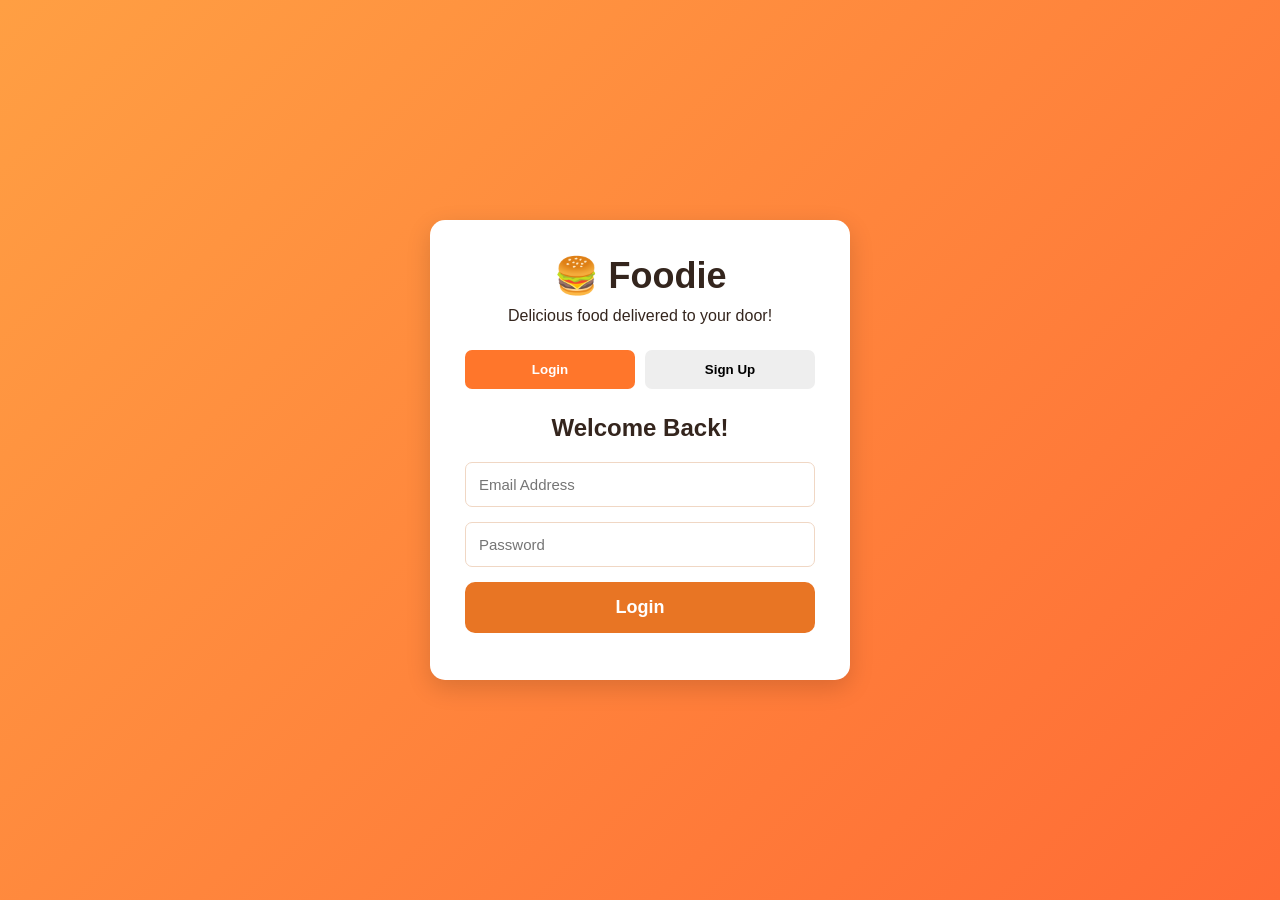
<file: index.html>
<!DOCTYPE html>
<html lang="en">
<head>
    <meta charset="UTF-8">
    <meta name="viewport" content="width=device-width, initial-scale=1.0">
    <title>Foodie - Login</title>
    <link rel="stylesheet" href="style.css">
</head>
<body>

    <div class="auth-container">
        <div class="auth-box">
            <h1>🍔 Foodie</h1>
            <p class="subtitle">Delicious food delivered to your door!</p>

            <div class="auth-tabs">
                <button id="loginTab" class="active" onclick="showLogin()">Login</button>
                <button id="signupTab" onclick="showSignup()">Sign Up</button>
            </div>

            <form id="loginForm">
                <h2>Welcome Back!</h2>

                <input type="email" id="loginEmail"
                    placeholder="Email Address" required>

                <input type="password" id="loginPassword"
                    placeholder="Password" required>

                <button type="submit" class="main-btn">Login</button>
                <p id="loginMessage" class="message"></p>
            </form>

            <form id="signupForm" style="display:none;">
                <h2>Create Account</h2>

                <input type="text" id="signupName"
                    placeholder="Full Name" required>

                <input type="email" id="signupEmail"
                    placeholder="Email Address" required>

                <input type="password" id="signupPassword"
                    placeholder="Password" required>

                <textarea id="signupAddress"
                    placeholder="Delivery Address" required></textarea>

                <button type="submit" class="main-btn">Create Account</button>
                <p id="signupMessage" class="message"></p>
            </form>
        </div>
    </div>

    <script src="app.js"></script>
</body>
</html>
</file>
<file: style.css>
* {
    margin: 0;
    padding: 0;
    box-sizing: border-box;
    font-family: Arial, sans-serif;
}

body {
    background: #fff8f0;
    color: #333;
}

/* Login and Signup */

.auth-container {
    min-height: 100vh;
    display: flex;
    justify-content: center;
    align-items: center;
    padding: 20px;
    background: linear-gradient(135deg, #ff9f43, #ff6b35);
}

.auth-box {
    background: white;
    width: 100%;
    max-width: 420px;
    padding: 35px;
    border-radius: 15px;
    box-shadow: 0 8px 25px rgba(0,0,0,0.15);
    text-align: center;
}

.auth-box h1 {
    color: #f36b21;
    font-size: 36px;
    margin-bottom: 10px;
}

.subtitle {
    color: #777;
    margin-bottom: 25px;
}

.auth-tabs {
    display: flex;
    margin-bottom: 25px;
    gap: 10px;
}

.auth-tabs button {
    flex: 1;
    padding: 12px;
    border: none;
    background: #eee;
    border-radius: 7px;
    cursor: pointer;
    font-weight: bold;
}

.auth-tabs button.active {
    background: #ff762b;
    color: white;
}

.auth-box h2 {
    margin-bottom: 20px;
}

input, textarea {
    width: 100%;
    padding: 13px;
    margin-bottom: 15px;
    border: 1px solid #ddd;
    border-radius: 7px;
    font-size: 15px;
}

textarea {
    resize: vertical;
    min-height: 75px;
}

input:focus, textarea:focus {
    outline: 2px solid #ff9f43;
    border-color: transparent;
}

/* Buttons */

button {
    cursor: pointer;
    transition: 0.3s;
}

.main-btn {
    background: #ff762b;
    color: white;
    border: none;
    padding: 13px 20px;
    border-radius: 7px;
    font-size: 16px;
    font-weight: bold;
    width: 100%;
}

.main-btn:hover {
    background: #e65c15;
}

.message {
    margin-top: 12px;
    font-weight: bold;
    font-size: 14px;
}

/* Navigation */

.navbar {
    background: #ff762b;
    color: white;
    padding: 18px 6%;
    display: flex;
    justify-content: space-between;
    align-items: center;
    gap: 15px;
}

.navbar h1 {
    font-size: 27px;
}

.navbar span {
    margin-right: 15px;
}

.logout-btn {
    background: white;
    color: #ff762b;
    border: none;
    padding: 10px 18px;
    border-radius: 6px;
    font-weight: bold;
}

/* Main content */

.container {
    width: 90%;
    max-width: 1200px;
    margin: auto;
}

.hero {
    background: #ffe0c2;
    padding: 40px 20px;
    margin: 30px 0;
    border-radius: 12px;
    text-align: center;
}

.hero h2 {
    color: #d95316;
    margin-bottom: 12px;
    font-size: 28px;
}

.section-title {
    margin: 35px 0 20px;
    color: #e65c15;
}

/* Food Menu */

.food-grid {
    display: grid;
    grid-template-columns: repeat(4, 1fr);
    gap: 22px;
    grid-template-columns: repeat(1, 1fr);

}

.food-card {
    background: white;
    border-radius: 12px;
    overflow: hidden;
    box-shadow: 0 4px 12px rgba(0,0,0,0.08);
    text-align: center;
    padding-bottom: 18px;
}

.food-card img {
    width: 100%;
    height: 165px;
    object-fit: cover;
}

.food-card h3 {
    margin: 14px 5px 8px;
}

.food-card p {
    color: #e65c15;
    font-weight: bold;
    margin-bottom: 12px;
    font-size: 18px;
}

.food-card button {
    background: #ff762b;
    color: white;
    border: none;
    padding: 10px 20px;
    border-radius: 6px;
}

.food-card button:hover {
    background: #d95316;
}

/* Cart */

.cart-section, .orders-section {
    background: white;
    margin-top: 35px;
    padding: 25px;
    border-radius: 12px;
    box-shadow: 0 4px 12px rgba(0,0,0,0.06);
}

.cart-item {
    display: flex;
    justify-content: space-between;
    align-items: center;
    gap: 12px;
    padding: 14px 0;
    border-bottom: 1px solid #eee;
}

.cart-item button {
    background: #dc3545;
    color: white;
    border: none;
    padding: 7px 12px;
    border-radius: 5px;
}

#cartTotal {
    margin: 20px 0;
    color: #e65c15;
}

/* Orders */

.order-card {
    border: 1px solid #eee;
    border-left: 5px solid #ff762b;
    border-radius: 8px;
    padding: 20px;
    margin-bottom: 18px;
    background: #fffdfb;
}

.order-card h3 {
    color: #e65c15;
    margin-bottom: 12px;
}

.order-card p {
    margin: 8px 0;
    line-height: 1.5;
}

.order-actions {
    display: flex;
    gap: 10px;
    margin-top: 15px;
}

.edit-btn, .delete-btn {
    border: none;
    color: white;
    padding: 9px 17px;
    border-radius: 5px;
}

.edit-btn {
    background: #198754;
}

.delete-btn {
    background: #dc3545;
}

.empty-message {
    color: #888;
    padding: 15px 0;
}

footer {
    background: #333;
    color: white;
    text-align: center;
    padding: 20px;
    margin-top: 40px;
}

@media (max-width: 600px) {
    .navbar {
        flex-direction: column;
    }

    .cart-item {
        flex-wrap: wrap;
    }

    .hero h2 {
        font-size: 23px;
    }

    .auth-box {
        padding: 25px;
    }
}


/* MY ORDERS TABLE */

.table-container {
    width: 100%;
    overflow-x: auto;
    margin-top: 20px;
}

.orders-table {
    width: 100%;
    border-collapse: collapse;
    background: white;
    border-radius: 12px;
    overflow: hidden;
}

.orders-table th {
    background: #c45b25;
    color: white;
    padding: 15px;
    text-align: left;
}

.orders-table td {
    padding: 15px;
    border-bottom: 1px solid #eee;
    color: #444;
}

.orders-table tr:hover {
    background: #fff5ed;
}

.edit-btn {
    background: #2785c7;
    color: white;
    border: none;
    padding: 8px 12px;
    border-radius: 6px;
    cursor: pointer;
    margin: 3px;
}

.delete-btn {
    background: #dc3545;
    color: white;
    border: none;
    padding: 8px 12px;
    border-radius: 6px;
    cursor: pointer;
    margin: 3px;
}


/* =================================
   FOOD MENU - 4 COLUMN GRID
================================= */

.food-grid {
    display: grid;
    grid-template-columns: repeat(4, minmax(0, 1fr));
    gap: 25px;
    width: 100%;
    margin: 25px auto;
}

.food-card {
    background: #ffffff;
    border-radius: 15px;
    padding: 15px;
    text-align: center;
    box-shadow: 0 4px 15px rgba(0,0,0,0.10);
    transition: transform 0.3s ease, box-shadow 0.3s ease;
    overflow: hidden;
}

.food-card:hover {
    transform: translateY(-7px);
    box-shadow: 0 8px 22px rgba(0,0,0,0.15);
}

.food-card img {
    width: 100%;
    height: 180px;
    object-fit: cover;
    border-radius: 12px;
}

.food-card h3 {
    color: #63351f;
    margin: 15px 0 8px;
    font-size: 18px;
}

.food-card p {
    color: #d35400;
    font-size: 20px;
    font-weight: bold;
    margin: 10px;
}

.food-card button {
    background: #e87524;
    color: white;
    border: none;
    padding: 11px 20px;
    border-radius: 8px;
    cursor: pointer;
    font-size: 15px;
    font-weight: bold;
    width: 100%;
    transition: background 0.3s;
}

.food-card button:hover {
    background: #b94e0d;
}


/* =================================
   CART DESIGN
================================= */

.cart-section {
    background: #fffaf5;
    border-radius: 18px;
    padding: 30px;
    margin: 35px 0;
    box-shadow: 0 4px 15px rgba(0,0,0,0.07);
}

.cart-item {
    display: flex;
    justify-content: space-between;
    align-items: center;
    gap: 15px;
    padding: 15px;
    margin: 10px 0;
    background: white;
    border-radius: 10px;
}

.cart-item button {
    background: #dc3545;
    color: white;
    border: none;
    padding: 9px 15px;
    border-radius: 7px;
    cursor: pointer;
}

#cartTotal {
    color: #d35400;
    font-size: 23px;
    margin: 20px 0;
}

#deliveryAddress {
    width: 100%;
    min-height: 100px;
    padding: 15px;
    border: 1px solid #ddd;
    border-radius: 10px;
    font-size: 16px;
    box-sizing: border-box;
    resize: vertical;
    margin: 15px 0;
}


/* =================================
   PLACE ORDER BUTTON
================================= */

.main-btn {
    width: 100%;
    background: #e87524;
    color: white;
    border: none;
    padding: 15px;
    border-radius: 10px;
    font-size: 18px;
    font-weight: bold;
    cursor: pointer;
}

.main-btn:hover {
    background: #b94e0d;
}


/* =================================
   MY ORDERS
================================= */

.order-card {
    background: white;
    padding: 22px;
    margin: 18px 0;
    border-radius: 14px;
    box-shadow: 0 4px 12px rgba(0,0,0,0.08);
}

.order-card h3 {
    color: #d35400;
}

.order-actions {
    display: flex;
    gap: 12px;
    margin-top: 15px;
}

.edit-btn {
    background: #2878c7;
    color: white;
    border: none;
    padding: 10px 20px;
    border-radius: 7px;
    cursor: pointer;
}

.delete-btn {
    background: #dc3545;
    color: white;
    border: none;
    padding: 10px 20px;
    border-radius: 7px;
    cursor: pointer;
}


/* =================================
   TABLET RESPONSIVENESS
================================= */

@media (max-width: 900px) {
    .food-grid {
        grid-template-columns: repeat(2, minmax(0, 1fr));
    }
}


/* =================================
   MOBILE RESPONSIVENESS
================================= */

@media (max-width: 550px) {
    .food-grid {
        grid-template-columns: 1fr;
    }

    .food-card img {
        height: 200px;
    }

    .cart-section {
        padding: 18px;
    }

    .cart-item {
        flex-wrap: wrap;
    }
}


/* =================================
   CINEMATIC LUXURY HERO
================================= */

html {
    scroll-behavior: smooth;
}

.hero-section {
    min-height: 90vh;
    width: 100%;
    position: relative;
    display: flex;
    align-items: center;
    justify-content: flex-start;
    overflow: hidden;
    background-image:
        linear-gradient(
            90deg,
            rgba(15, 10, 7, 0.85),
            rgba(15, 10, 7, 0.25)
        ),
        url("https://images.unsplash.com/photo-1565299624946-b28f40a0ae38?w=2000");

    background-size: cover;
    background-position: center;
    background-attachment: fixed;
    color: white;
    padding: 60px;
    box-sizing: border-box;
}

.hero-content {
    max-width: 750px;
    position: relative;
    z-index: 2;
    animation: heroReveal 1.5s ease forwards;
}

.hero-subtitle {
    color: #ff9b45;
    letter-spacing: 5px;
    font-size: 13px;
    font-weight: bold;
}

.hero-content h1 {
    font-size: clamp(45px, 7vw, 90px);
    line-height: 1.1;
    margin: 20px 0;
    font-family: Georgia, serif;
}

.hero-content h1 span {
    color: #ff9b45;
    display: block;
}

.hero-description {
    font-size: 18px;
    line-height: 1.8;
    color: #eeeeee;
    max-width: 550px;
}

.hero-button {
    display: inline-block;
    margin-top: 30px;
    padding: 16px 30px;
    background: #ed7928;
    color: white;
    text-decoration: none;
    font-weight: bold;
    letter-spacing: 2px;
    border-radius: 5px;
    transition: 0.3s;
}

.hero-button:hover {
    background: #ff9b45;
    transform: translateY(-5px);
}

.scroll-indicator {
    position: absolute;
    bottom: 30px;
    left: 50%;
    transform: translateX(-50%);
    color: white;
    letter-spacing: 3px;
    font-size: 11px;
    text-align: center;
}

.scroll-indicator span {
    display: block;
    font-size: 25px;
    animation: scrollBounce 1.5s infinite;
}

@keyframes heroReveal {
    from {
        opacity: 0;
        transform: translateY(50px);
    }

    to {
        opacity: 1;
        transform: translateY(0);
    }
}

@keyframes scrollBounce {
    0%, 100% {
        transform: translateY(0);
    }

    50% {
        transform: translateY(10px);
    }
}

@media (max-width: 600px) {
    .hero-section {
        min-height: 75vh;
        padding: 25px;
        background-attachment: scroll;
    }

    .hero-content h1 {
        font-size: 48px;
    }

    .hero-description {
        font-size: 15px;
    }
}

/* CINEMATIC SCROLL ZOOM */

.hero-section {
    position: relative;
    isolation: isolate;
    overflow: hidden;
    background: none;
}

.hero-section::before {
    content: "";
    position: absolute;
    inset: 0;
    z-index: -2;
    background-image: url("https://images.unsplash.com/photo-1565299624946-b28f40a0ae38");
    background-size: cover;
    background-position: center;
    transform: scale(var(--hero-scale, 1.15));
    transition: transform 0.1s linear;
}

.hero-overlay {
    position: absolute;
    inset: 0;
    z-index: -1;
    background: linear-gradient(
        90deg,
        rgba(0, 0, 0, 0.8),
        rgba(0, 0, 0, 0.25)
    );
}

.hero-content,
.scroll-indicator {
    position: relative;
    z-index: 1;
}

.add-cart-btn {
    transition: all 0.2s ease;
    cursor: pointer;
}

.add-cart-btn:hover {
    background-color: #d35400;
    transform: scale(1.05);
}

.add-cart-btn:active {
    background-color: #27ae60;
    transform: scale(0.95);
}

/* ===== FOOD APP THEMES ===== */

body {
    --primary: #E87524;
    --page-bg: #FFF8F1;
    --card-bg: #FFFFFF;
    --text-color: #34251D;
    --border-color: #F0D7C4;
    --button-text: #FFFFFF;

    background: var(--page-bg);
    color: var(--text-color);
}

/* 1. Royal Orange */
body[data-theme="orange"] {
    --primary: #E87524;
    --page-bg: #FFF8F1;
    --card-bg: #FFFFFF;
    --text-color: #34251D;
    --border-color: #F0D7C4;
    --button-text: #FFFFFF;
}

/* 2. Black & Gold */
body[data-theme="gold"] {
    --primary: #C6A15B;
    --page-bg: #171717;
    --card-bg: #252525;
    --text-color: #F8F0DF;
    --border-color: #51452F;
    --button-text: #171717;
}

/* 3. Fresh Green */
body[data-theme="green"] {
    --primary: #34845B;
    --page-bg: #F1FAF4;
    --card-bg: #FFFFFF;
    --text-color: #193D2A;
    --border-color: #C9E6D3;
    --button-text: #FFFFFF;
}

/* 4. Ocean Blue */
body[data-theme="blue"] {
    --primary: #1769AA;
    --page-bg: #F1F7FD;
    --card-bg: #FFFFFF;
    --text-color: #17334D;
    --border-color: #C9DDF0;
    --button-text: #FFFFFF;
}

/* 5. Cherry Red */
body[data-theme="red"] {
    --primary: #B83232;
    --page-bg: #FFF5F3;
    --card-bg: #FFFFFF;
    --text-color: #492020;
    --border-color: #F0CECA;
    --button-text: #FFFFFF;
}

/* 6. Rose Pink */
body[data-theme="pink"] {
    --primary: #B85D78;
    --page-bg: #FFF4F7;
    --card-bg: #FFFFFF;
    --text-color: #482A35;
    --border-color: #EED1DB;
    --button-text: #FFFFFF;
}

/* 7. Coffee Brown */
body[data-theme="brown"] {
    --primary: #72523B;
    --page-bg: #F7F0E8;
    --card-bg: #FFFFFF;
    --text-color: #39291E;
    --border-color: #DDC9B5;
    --button-text: #FFFFFF;
}

/* 8. Teal Elegance */
body[data-theme="teal"] {
    --primary: #167C80;
    --page-bg: #EFF9F8;
    --card-bg: #FFFFFF;
    --text-color: #173C3D;
    --border-color: #C5E3E1;
    --button-text: #FFFFFF;
}

/* Theme selector design */
.theme-picker {
    display: flex;
    align-items: center;
    gap: 10px;
    padding: 8px 12px;
}

.theme-picker label {
    font-weight: bold;
    color: inherit;
}

.theme-picker select {
    padding: 10px 14px;
    border: 1px solid var(--border-color);
    border-radius: 10px;
    background: var(--card-bg);
    color: var(--text-color);
    cursor: pointer;
    font-size: 14px;
}

/* Apply selected theme */
body,
.food-card,
.order-card,
.cart-section,
.orders-section {
    transition: background-color 0.3s ease, color 0.3s ease;
}

.food-card,
.order-card,
.cart-section,
.orders-section {
    background-color: var(--card-bg);
    color: var(--text-color);
    border-color: var(--border-color);
}

/* Main buttons */
.add-cart-btn,
.hero-button {
    background-color: var(--primary) !important;
    color: var(--button-text) !important;
}

/* Navigation */
header,
.navbar {
    background-color: var(--primary);
}

/* ===== APPLY THEMES THROUGHOUT THE WEBSITE ===== */

body[data-theme] {
    background: var(--page-bg) !important;
    color: var(--text-color) !important;
}

/* Header and navigation */
body[data-theme] header,
body[data-theme] .navbar,
body[data-theme] nav {
    background: var(--primary) !important;
    color: white !important;
}

/* Main sections */
body[data-theme] main,
body[data-theme] section,
body[data-theme] .food-grid,
body[data-theme] .food-menu {
    color: var(--text-color);
}

/* Food cards and order cards */
body[data-theme] .food-card,
body[data-theme] .food-item,
body[data-theme] .order-card,
body[data-theme] .cart-section,
body[data-theme] .orders-section {
    background: var(--card-bg) !important;
    color: var(--text-color) !important;
    border-color: var(--border-color) !important;
}

/* Headings and descriptions */
body[data-theme] h1,
body[data-theme] h2,
body[data-theme] h3,
body[data-theme] p,
body[data-theme] label {
    color: var(--text-color);
}

/* Inputs and dropdowns */
body[data-theme] input,
body[data-theme] textarea,
body[data-theme] select {
    background: var(--card-bg);
    color: var(--text-color);
    border-color: var(--border-color);
}

/* Theme selector and mode button */
.mode-picker button {
    padding: 10px 15px;
    border: 1px solid var(--border-color);
    border-radius: 10px;
    background: var(--card-bg);
    color: var(--text-color);
    cursor: pointer;
    font-weight: bold;
}

/* Smooth colour transition */
body,
body * {
    transition: background-color 0.3s ease, color 0.3s ease,
                border-color 0.3s ease;
}

/* ===== DARK MODE ===== */

body[data-mode="dark"] {
    --page-bg: #171717;
    --card-bg: #252525;
    --text-color: #dd9d37;
    --border-color: #494949;
}

body[data-mode="dark"] header,
body[data-mode="dark"] .navbar,
body[data-mode="dark"] nav {
    filter: brightness(0.85);
}

body[data-mode="dark"] input,
body[data-mode="dark"] textarea,
body[data-mode="dark"] select {
    background: #303030;
    color: #ab6060;
    border-color: #555555;
}

/* ===== FORCE SELECTED THEME ON FOOD BUTTONS ===== */

body[data-theme] #foodMenu button,
body[data-theme] .food-card button,
body[data-theme] .food-item button {
    background: var(--primary) !important;
    background-color: var(--primary) !important;
    color: var(--button-text) !important;
    border: 1px solid var(--primary) !important;
}

body[data-theme] #foodMenu button:hover,
body[data-theme] .food-card button:hover,
body[data-theme] .food-item button:hover {
    filter: brightness(0.85);
    transform: translateY(-2px);
}

/* HEADER THEME COLOUR */

body[data-theme] header,
body[data-theme] .navbar,
body[data-theme] nav {
    background: var(--primary) !important;
    background-color: var(--primary) !important;
}

/* ===== HERO TEXT VISIBILITY FIX ===== */

/* LIGHT MODE */
body[data-mode="light"] .hero-content h1,
body[data-mode="light"] .hero-content p,
body[data-mode="light"] .scroll-indicator {
    color: #382419 !important;
}

/* Make highlighted heading orange */
body[data-mode="light"] .hero-content h1 span {
    color: #E87524 !important;
}

/* DARK MODE */
body[data-mode="dark"] .hero-content h1,
body[data-mode="dark"] .hero-content p,
body[data-mode="dark"] .scroll-indicator {
    color: #a57f7f !important;
}

body[data-mode="dark"] .hero-content h1 span {
    color: var(--primary) !important;
}

/* Keep hero text readable */
.hero-content {
    position: relative;
    z-index: 5;
}

.hero-description {
    font-weight: 500;
}

/* ===== DIFFERENT HEADING AND FOOD TEXT COLORS ===== */

/* HERO HEADING */
body[data-mode="light"] .hero-content h1 {
    color: #245B65 !important;
}

body[data-mode="dark"] .hero-content h1 {
    color: #80D5D0 !important;
}

/* HERO DESCRIPTION */
body[data-mode="light"] .hero-description {
    color: #72523B !important;
}

body[data-mode="dark"] .hero-description {
    color: #DDDDDD !important;
}

/* FOOD MENU HEADING */
body[data-mode="light"] #foodMenuTitle {
    color: #E87524 !important;
}

body[data-mode="dark"] #foodMenuTitle {
    color: #FFAD55 !important;
}

/* FOOD ITEM NAMES */
body[data-mode="light"] .food-card h3 {
    color: #49352B !important;
}

body[data-mode="dark"] .food-card h3 {
    color: #FFFFFF !important;
}

/* FOOD PRICES */
body[data-mode="light"] .food-card .food-price {
    color: #34845B !important;
}

body[data-mode="dark"] .food-card .food-price {
    color: #79D69B !important;
}

/* ADD TO CART SUCCESS NOTIFICATION */

.cart-toast {
    position: fixed;
    top: 90px;
    right: 25px;
    background: #218838;
    color: white;
    padding: 16px 24px;
    border-radius: 12px;
    box-shadow: 0 5px 20px rgba(0,0,0,0.2);
    z-index: 9999;
    font-weight: bold;
    animation: toastIn 0.3s ease;
}

@keyframes toastIn {
    from {
        opacity: 0;
        transform: translateX(50px);
    }
    to {
        opacity: 1;
        transform: translateX(0);
    }
}

.added-success {
    background: #218838 !important;
    color: white !important;
    border-color: #218838 !important;
}
</file>
